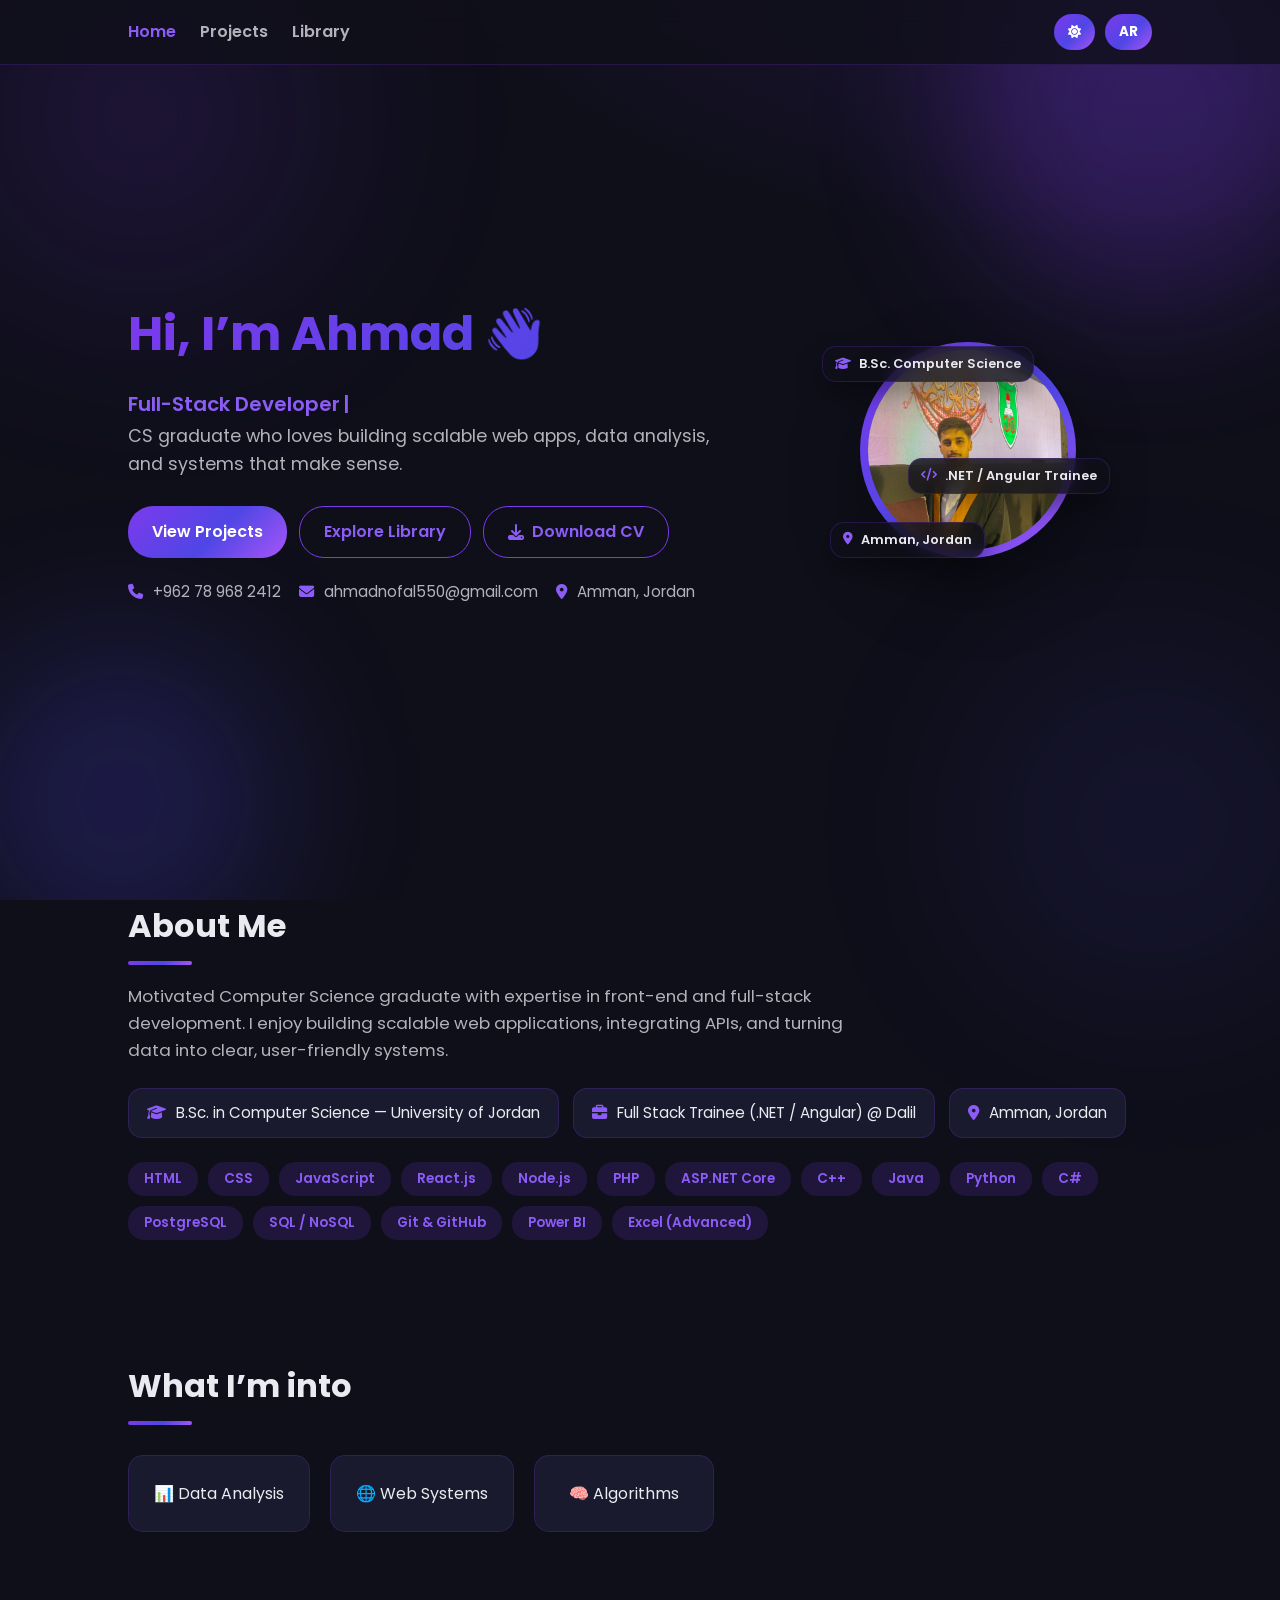
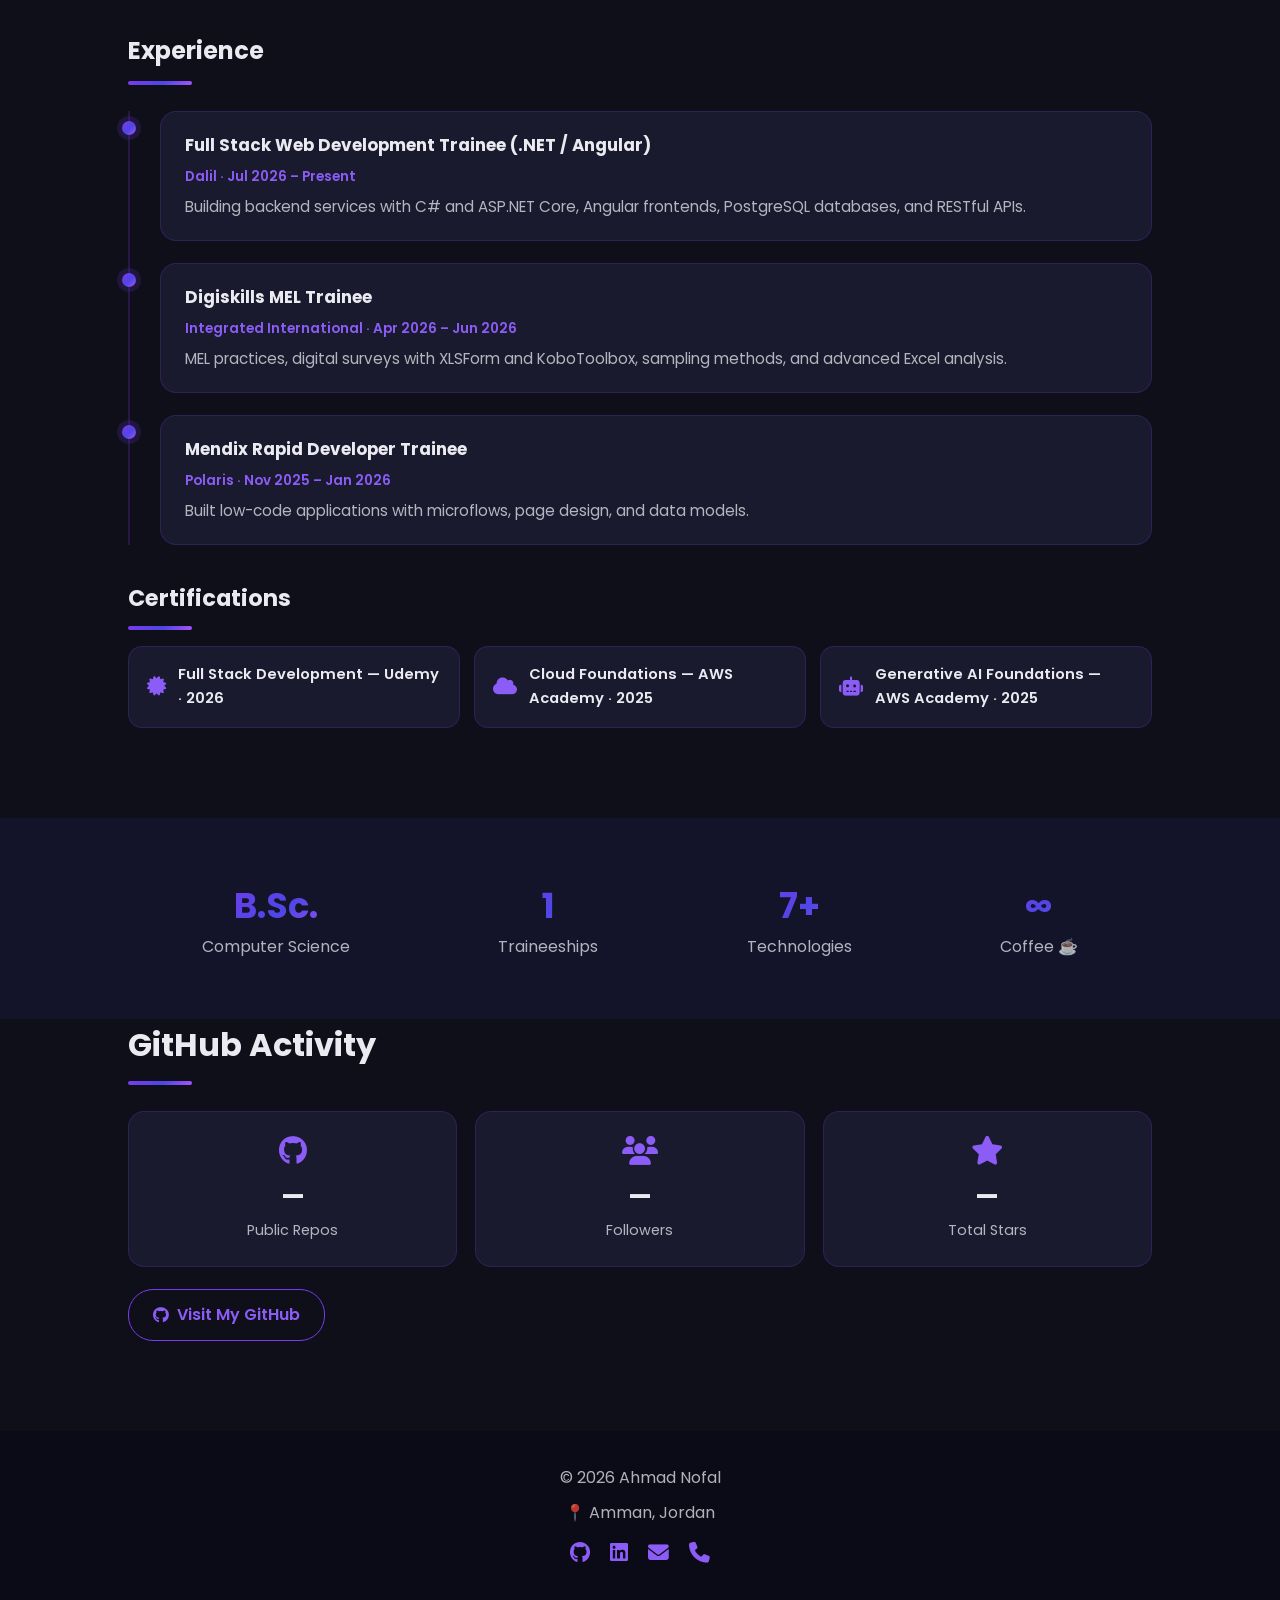
<file: index.html>
<!DOCTYPE html>
<html lang="en">

<head>
    <meta charset="UTF-8" />
    <meta name="viewport" content="width=device-width, initial-scale=1.0" />
    <title>Ahmad Nofal | Full-Stack Developer</title>

    <!-- SEO -->
    <meta name="description" content="Ahmad Nofal — Computer Science graduate and Full-Stack developer from Amman, Jordan. Building scalable web apps, Data Analysis, and data-driven systems." />
    <meta name="keywords" content="Ahmad Nofal, Full-Stack Developer, Web Developer, Jordan, PHP, .NET, Angular, Portfolio" />
    <meta name="author" content="Ahmad Nofal" />
    <meta name="theme-color" content="#0f0f1a" />

    <!-- Open Graph -->
    <meta property="og:type" content="website" />
    <meta property="og:title" content="Ahmad Nofal | Full-Stack Developer" />
    <meta property="og:description" content="CS graduate & Full-Stack developer from Amman, Jordan — building scalable web apps, Data Analysis, and data-driven systems." />
    <meta property="og:image" content="assets/img/ahmad.jpg" />
    <meta name="twitter:card" content="summary_large_image" />
    <link rel="icon" href="data:image/svg+xml,<svg xmlns=%22http://www.w3.org/2000/svg%22 viewBox=%220 0 100 100%22><text y=%22.9em%22 font-size=%2290%22>👨‍💻</text></svg>" />

    <!-- Fonts -->
    <link rel="preconnect" href="https://fonts.googleapis.com" />
    <link rel="preconnect" href="https://fonts.gstatic.com" crossorigin />
    <link href="https://fonts.googleapis.com/css2?family=Poppins:wght@400;600;700&family=Cairo:wght@400;600;700&display=swap" rel="stylesheet" />

    <!-- CSS -->
    <link rel="stylesheet" href="assets/css/style.css" />
    <link rel="stylesheet" href="assets/css/effects.css" />

    <!-- Icons -->
    <link rel="stylesheet" href="https://cdnjs.cloudflare.com/ajax/libs/font-awesome/6.5.0/css/all.min.css" />
</head>

<body class="dark">
    <script>
        /* Apply saved theme before first paint to avoid flashing */
        if (localStorage.getItem("pref-theme") === "light") document.body.classList.add("light");
    </script>

    <!-- TOP BAR -->
    <header class="top-bar">
        <nav class="nav">
            <a href="index.html" class="active" data-i18n="nav.home">Home</a>
            <a href="projects.html" data-i18n="nav.projects">Projects</a>
            <a href="library.html" data-i18n="nav.library">Library</a>
        </nav>
        <div class="toggles">
            <button id="themeToggle" aria-label="Toggle theme"><i class="fas fa-sun"></i></button>
            <button id="langToggle">AR</button>
        </div>
    </header>

    <!-- HERO SECTION -->
    <section class="hero">
        <div class="hero-inner">
            <div class="hero-text">
                <h1 data-i18n="hero.title">Hi, I’m Ahmad </h1>
                <div class="typing-line"><span class="typed-text" id="typedText" data-typed="roles"></span><span class="type-cursor">|</span></div>
                <p data-i18n="hero.subtitle">
                    CS graduate who loves building scalable web apps, data analysis, and systems that make sense.
                </p>

                <div class="hero-buttons">
                    <a href="projects.html" class="btn" data-i18n="hero.projectsBtn">View Projects</a>
                    <a href="library.html" class="btn secondary" data-i18n="hero.libraryBtn">Explore Library</a>
                    <a href="assets/Ahmad-Nofal-CV.pdf" download class="btn secondary"><i class="fas fa-download"></i> <span data-i18n="hero.download">Download CV</span></a>
                </div>

                <div class="hero-contact">
                    <a href="tel:+962789682412"><i class="fas fa-phone"></i> +962 78 968 2412</a>
                    <a href="mailto:ahmadnofal550@gmail.com"><i class="fas fa-envelope"></i> ahmadnofal550@gmail.com</a>
                    <span><i class="fas fa-map-marker-alt"></i> Amman, Jordan</span>
                </div>
            </div>

            <div class="hero-photo">
                <div class="photo-frame">
                    <img src="assets/img/ahmad.jpg" alt="Ahmad Nofal — Graduation" />
                </div>
                <div class="badge badge-1"><i class="fas fa-graduation-cap"></i> <span data-i18n="hero.badge1">B.Sc. Computer Science</span></div>
                <div class="badge badge-2"><i class="fas fa-code"></i> <span data-i18n="hero.badge2">.NET / Angular Trainee</span></div>
                <div class="badge badge-3"><i class="fas fa-map-marker-alt"></i> <span data-i18n="hero.badge3">Amman, Jordan</span></div>
            </div>
        </div>
    </section>

    <!-- ABOUT -->
    <section class="about">
        <h2 class="reveal" data-i18n="about.title">About Me</h2>
        <p class="about-text reveal" data-i18n="about.text">Motivated Computer Science graduate with expertise in front-end and full-stack development. I enjoy building scalable web applications, integrating APIs, and turning data into clear, user-friendly systems.</p>

        <div class="about-facts reveal">
            <div class="fact"><i class="fas fa-graduation-cap"></i> <span data-i18n="about.edu">B.Sc. in Computer Science — University of Jordan</span></div>
            <div class="fact"><i class="fas fa-briefcase"></i> <span data-i18n="about.work">Full Stack Trainee (.NET / Angular) @ Dalil</span></div>
            <div class="fact"><i class="fas fa-map-marker-alt"></i> <span>Amman, Jordan</span></div>
        </div>

        <div class="skills reveal">
            <span class="chip">HTML</span>
            <span class="chip">CSS</span>
            <span class="chip">JavaScript</span>
            <span class="chip">React.js</span>
            <span class="chip">Node.js</span>
            <span class="chip">PHP</span>
            <span class="chip">ASP.NET Core</span>
            <span class="chip">C++</span>
            <span class="chip">Java</span>
            <span class="chip">Python</span>
            <span class="chip">C#</span>
            <span class="chip">PostgreSQL</span>
            <span class="chip">SQL / NoSQL</span>
            <span class="chip">Git &amp; GitHub</span>
            <span class="chip">Power BI</span>
            <span class="chip">Excel (Advanced)</span>
        </div>
    </section>

    <!-- INTERESTS -->
    <section class="interests">
        <h2 data-i18n="interests.title">What I’m into</h2>

        <div class="cards">
            <div class="card reveal" data-i18n="interests.card1"> data analysis</div>
            <div class="card reveal" data-i18n="interests.card2"> Web Systems</div>
            <div class="card reveal" data-i18n="interests.card3"> Algorithms</div>
        </div>
    </section>

    <!-- EXPERIENCE -->
    <section class="experience">
        <h2 data-i18n="exp.title">Experience</h2>

        <div class="timeline">
            <div class="t-item reveal">
                <div class="t-dot"></div>
                <div class="t-card">
                    <h3 data-i18n="exp.e1.title">Full Stack Web Development Trainee (.NET / Angular)</h3>
                    <span class="t-org" data-i18n="exp.e1.org">Dalil · Jul 2026 – Present</span>
                    <p data-i18n="exp.e1.desc">Building backend services with C# and ASP.NET Core, Angular frontends, PostgreSQL databases, and RESTful APIs.</p>
                </div>
            </div>

            <div class="t-item reveal">
                <div class="t-dot"></div>
                <div class="t-card">
                    <h3 data-i18n="exp.e2.title">Digiskills MEL Trainee</h3>
                    <span class="t-org" data-i18n="exp.e2.org">Integrated International · Apr 2026 – Jun 2026</span>
                    <p data-i18n="exp.e2.desc">MEL practices, digital surveys with XLSForm and KoboToolbox, sampling methods, and advanced Excel analysis.</p>
                </div>
            </div>

            <div class="t-item reveal">
                <div class="t-dot"></div>
                <div class="t-card">
                    <h3 data-i18n="exp.e3.title">Mendix Rapid Developer Trainee</h3>
                    <span class="t-org" data-i18n="exp.e3.org">Polaris · Nov 2025 – Jan 2026</span>
                    <p data-i18n="exp.e3.desc">Built low-code applications with microflows, page design, and data models.</p>
                </div>
            </div>
        </div>

        <h2 class="certs-title" data-i18n="certs.title">Certifications</h2>
        <div class="certs">
            <div class="cert reveal"><i class="fas fa-certificate"></i> <span data-i18n="certs.c1">Full Stack Development — Udemy · 2026</span></div>
            <div class="cert reveal"><i class="fas fa-cloud"></i> <span data-i18n="certs.c2">Cloud Foundations — AWS Academy · 2025</span></div>
            <div class="cert reveal"><i class="fas fa-robot"></i> <span data-i18n="certs.c3">Generative AI Foundations — AWS Academy · 2025</span></div>
        </div>
    </section>

    <!-- STATS -->
    <section class="stats">
        <div class="stat reveal">
            <h3>B.Sc.</h3>
            <p data-i18n="stats.degree">Computer Science</p>
        </div>
        <div class="stat reveal">
            <h3 class="count" data-target="3">3</h3>
            <p data-i18n="stats.internships">Traineeships</p>
        </div>
        <div class="stat reveal">
            <h3 class="count" data-target="15" data-suffix="+">15+</h3>
            <p data-i18n="stats.tech">Technologies</p>
        </div>
        <div class="stat reveal">
            <h3>∞</h3>
            <p data-i18n="stats.coffee">Coffee ☕</p>
        </div>
    </section>

    <!-- GITHUB -->
    <section class="github">
        <h2 data-i18n="gh.title">GitHub Activity</h2>
        <div class="gh-cards">
            <div class="gh-card reveal"><i class="fab fa-github"></i><h3 id="ghRepos">—</h3><p data-i18n="gh.repos">Public Repos</p></div>
            <div class="gh-card reveal"><i class="fas fa-users"></i><h3 id="ghFollowers">—</h3><p data-i18n="gh.followers">Followers</p></div>
            <div class="gh-card reveal"><i class="fas fa-star"></i><h3 id="ghStars">—</h3><p data-i18n="gh.stars">Total Stars</p></div>
        </div>
        <a href="https://github.com/ahm2213480" target="_blank" rel="noopener" class="btn secondary gh-link"><i class="fab fa-github"></i> <span data-i18n="gh.visit">Visit My GitHub</span></a>
    </section>

    <!-- FOOTER -->
    <footer>
        <p data-i18n="footer.rights">© 2026 Ahmad Nofal</p>
        <p data-i18n="footer.location">📍 Amman, Jordan</p>
        <div class="social">
            <a href="https://github.com/ahm2213480" target="_blank" rel="noopener" aria-label="GitHub"><i class="fab fa-github"></i></a>
            <a href="https://www.linkedin.com/in/ahmad-nofal-21885a234/" target="_blank" rel="noopener" aria-label="LinkedIn"><i class="fab fa-linkedin"></i></a>
            <a href="mailto:ahmadnofal550@gmail.com" aria-label="Email"><i class="fas fa-envelope"></i></a>
            <a href="tel:+962789682412" aria-label="Phone"><i class="fas fa-phone"></i></a>
        </div>
    </footer>

    <!-- JS -->
    <script src="assets/js/main.js"></script>
</body>

</html>
</file>
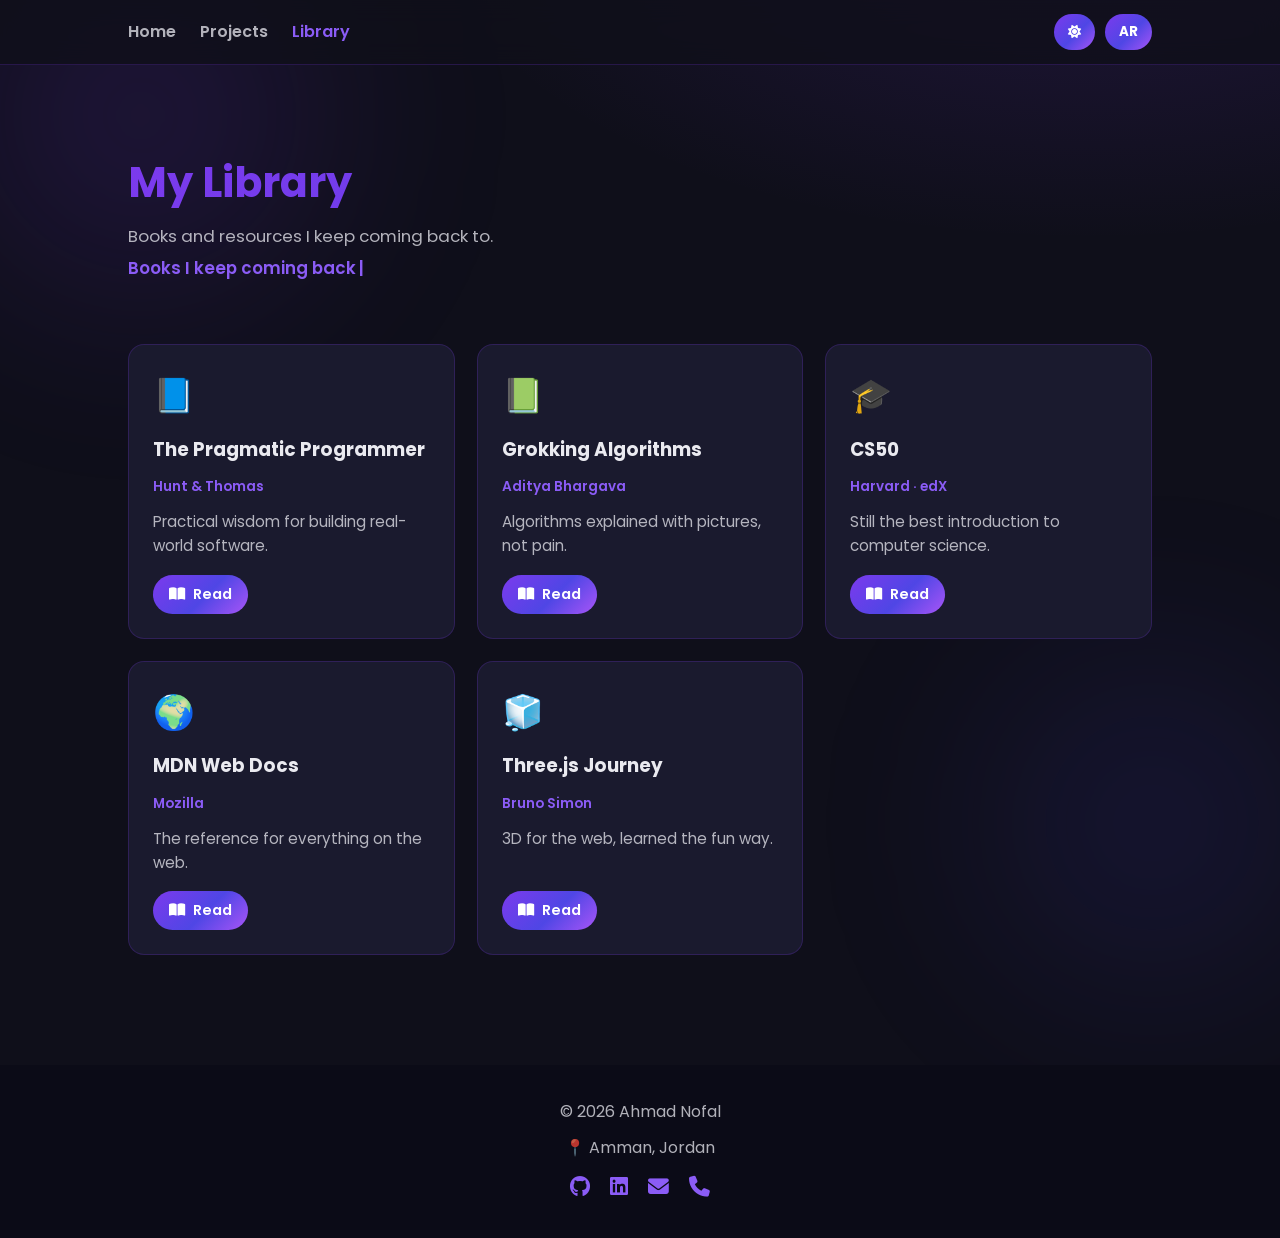
<file: library.html>
<!DOCTYPE html>
<html lang="en">

<head>
    <meta charset="UTF-8" />
    <meta name="viewport" content="width=device-width, initial-scale=1.0" />
    <title>Ahmad Nofal | Library</title>

    <!-- SEO -->
    <meta name="description" content="Ahmad Nofal's library — books and resources he keeps coming back to: Clean Code, The Pragmatic Programmer, CS50, MDN and more." />
    <meta name="author" content="Ahmad Nofal" />
    <meta name="theme-color" content="#0f0f1a" />

    <!-- Open Graph -->
    <meta property="og:type" content="website" />
    <meta property="og:title" content="Ahmad Nofal | Library" />
    <meta property="og:description" content="Books and resources Ahmad Nofal keeps coming back to — Clean Code, CS50, MDN and more." />
    <meta property="og:image" content="assets/img/ahmad.jpg" />
    <meta name="twitter:card" content="summary_large_image" />
    <link rel="icon" href="data:image/svg+xml,<svg xmlns=%22http://www.w3.org/2000/svg%22 viewBox=%220 0 100 100%22><text y=%22.9em%22 font-size=%2290%22>👨‍💻</text></svg>" />

    <!-- Fonts -->
    <link rel="preconnect" href="https://fonts.googleapis.com" />
    <link rel="preconnect" href="https://fonts.gstatic.com" crossorigin />
    <link href="https://fonts.googleapis.com/css2?family=Poppins:wght@400;600;700&family=Cairo:wght@400;600;700&display=swap" rel="stylesheet" />

    <!-- CSS -->
    <link rel="stylesheet" href="assets/css/style.css" />
    <link rel="stylesheet" href="assets/css/effects.css" />

    <!-- Icons -->
    <link rel="stylesheet" href="https://cdnjs.cloudflare.com/ajax/libs/font-awesome/6.5.0/css/all.min.css" />
</head>

<body class="dark">
    <script>
        /* Apply saved theme before first paint to avoid flashing */
        if (localStorage.getItem("pref-theme") === "light") document.body.classList.add("light");
    </script>

    <!-- TOP BAR -->
    <header class="top-bar">
        <nav class="nav">
            <a href="index.html" data-i18n="nav.home">Home</a>
            <a href="projects.html" data-i18n="nav.projects">Projects</a>
            <a href="library.html" class="active" data-i18n="nav.library">Library</a>
        </nav>
        <div class="toggles">
            <button id="themeToggle" aria-label="Toggle theme"><i class="fas fa-sun"></i></button>
            <button id="langToggle">AR</button>
        </div>
    </header>

    <!-- PAGE HEADER -->
    <section class="page-header">
        <h1 data-i18n="library.title">My Library</h1>
        <p data-i18n="library.subtitle">Books and resources I keep coming back to.</p>
        <div class="typing-line header-typing"><span class="typed-text" data-typed="library"></span><span class="type-cursor">|</span></div>
    </section>

    <!-- LIBRARY GRID -->
    <section class="grid-section">
        <div class="cards-grid">

            

            <article class="book-card reveal">
                <div class="card-icon">📘</div>
                <h3 data-i18n="lib2.title">The Pragmatic Programmer</h3>
                <span class="book-meta">Hunt &amp; Thomas</span>
                <p data-i18n="lib2.note">Practical wisdom for building real-world software.</p>
                <div class="card-links">
                    <a href="https://pragprog.com/titles/tpp20/the-pragmatic-programmer-20th-anniversary-edition/" target="_blank" rel="noopener" class="btn small"><i class="fas fa-book-open"></i> <span data-i18n="card.read">Read</span></a>
                </div>
            </article>

            <article class="book-card reveal">
                <div class="card-icon">📗</div>
                <h3 data-i18n="lib3.title">Grokking Algorithms</h3>
                <span class="book-meta">Aditya Bhargava</span>
                <p data-i18n="lib3.note">Algorithms explained with pictures, not pain.</p>
                <div class="card-links">
                    <a href="https://www.manning.com/books/grokking-algorithms" target="_blank" rel="noopener" class="btn small"><i class="fas fa-book-open"></i> <span data-i18n="card.read">Read</span></a>
                </div>
            </article>

            <article class="book-card reveal">
                <div class="card-icon">🎓</div>
                <h3 data-i18n="lib4.title">CS50</h3>
                <span class="book-meta">Harvard · edX</span>
                <p data-i18n="lib4.note">Still the best introduction to computer science.</p>
                <div class="card-links">
                    <a href="https://cs50.harvard.edu/x/" target="_blank" rel="noopener" class="btn small"><i class="fas fa-book-open"></i> <span data-i18n="card.read">Read</span></a>
                </div>
            </article>

            <article class="book-card reveal">
                <div class="card-icon">🌍</div>
                <h3 data-i18n="lib5.title">MDN Web Docs</h3>
                <span class="book-meta">Mozilla</span>
                <p data-i18n="lib5.note">The reference for everything on the web.</p>
                <div class="card-links">
                    <a href="https://developer.mozilla.org/en-US/" target="_blank" rel="noopener" class="btn small"><i class="fas fa-book-open"></i> <span data-i18n="card.read">Read</span></a>
                </div>
            </article>

            <article class="book-card reveal">
                <div class="card-icon">🧊</div>
                <h3 data-i18n="lib6.title">Three.js Journey</h3>
                <span class="book-meta">Bruno Simon</span>
                <p data-i18n="lib6.note">3D for the web, learned the fun way.</p>
                <div class="card-links">
                    <a href="https://threejsjourney.com/" target="_blank" rel="noopener" class="btn small"><i class="fas fa-book-open"></i> <span data-i18n="card.read">Read</span></a>
                </div>
            </article>

        </div>
    </section>

    <!-- FOOTER -->
    <footer>
        <p data-i18n="footer.rights">© 2026 Ahmad Nofal</p>
        <p data-i18n="footer.location">📍 Amman, Jordan</p>
        <div class="social">
            <a href="https://github.com/ahm2213480" target="_blank" rel="noopener" aria-label="GitHub"><i class="fab fa-github"></i></a>
            <a href="https://www.linkedin.com/in/ahmad-nofal-21885a234/" target="_blank" rel="noopener" aria-label="LinkedIn"><i class="fab fa-linkedin"></i></a>
            <a href="mailto:ahmadnofal550@gmail.com" aria-label="Email"><i class="fas fa-envelope"></i></a>
            <a href="tel:+962789682412" aria-label="Phone"><i class="fas fa-phone"></i></a>
        </div>
    </footer>

    <!-- JS -->
    <script src="assets/js/main.js"></script>
</body>

</html>
</file>
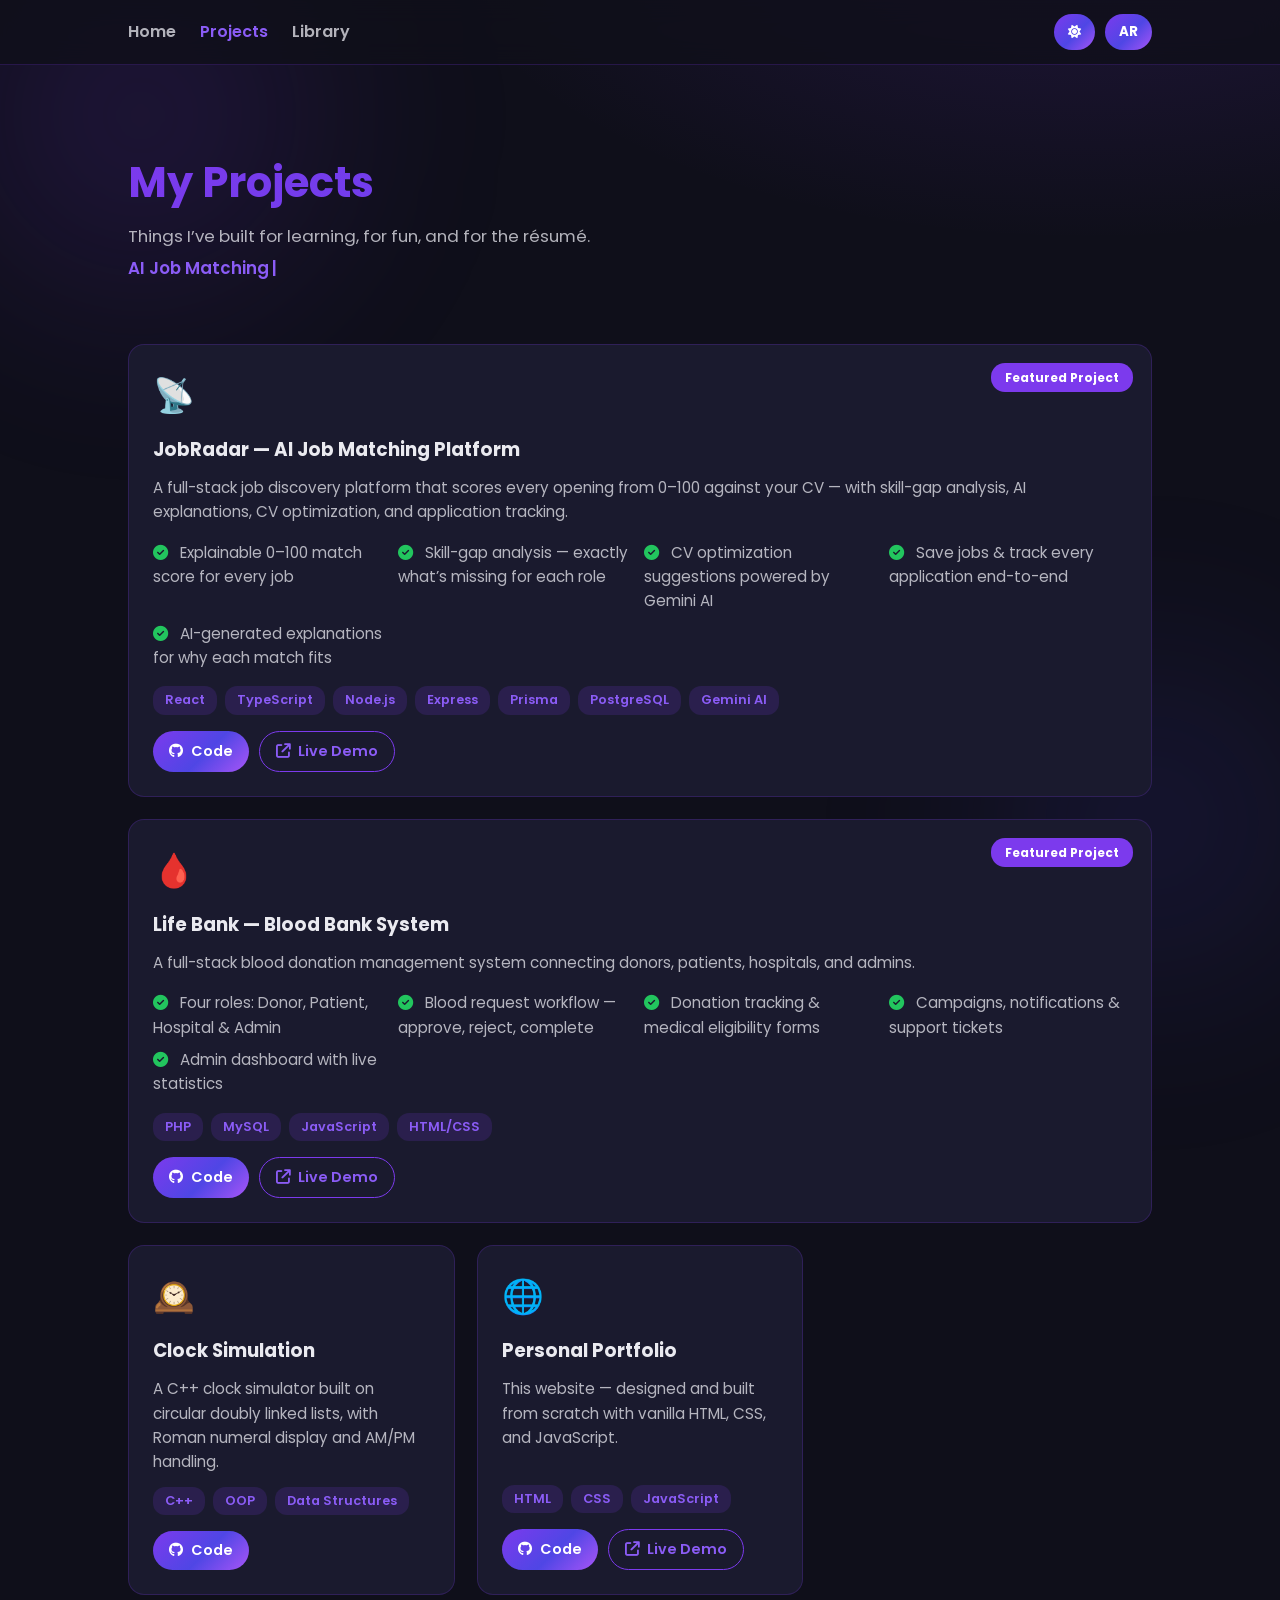
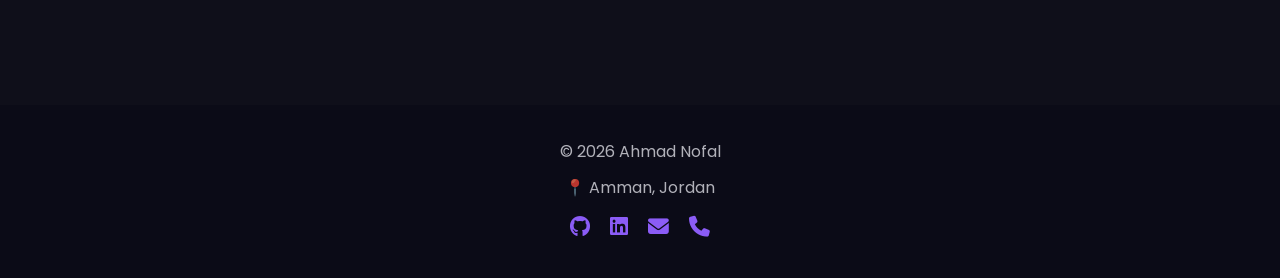
<file: projects.html>
<!DOCTYPE html>
<html lang="en">

<head>
    <meta charset="UTF-8" />
    <meta name="viewport" content="width=device-width, initial-scale=1.0" />
    <title>Ahmad Nofal | Projects</title>

    <!-- SEO -->
    <meta name="description" content="Projects by Ahmad Nofal — JobRadar AI job-matching platform, Life Bank blood-bank management system, C++ clock simulation, and a hand-built personal portfolio." />
    <meta name="author" content="Ahmad Nofal" />
    <meta name="theme-color" content="#0f0f1a" />

    <!-- Open Graph -->
    <meta property="og:type" content="website" />
    <meta property="og:title" content="Ahmad Nofal | Projects" />
    <meta property="og:description" content="JobRadar AI job-matching platform, Life Bank blood-bank system, C++ clock simulation, and more — by Ahmad Nofal." />
    <meta property="og:image" content="assets/img/ahmad.jpg" />
    <meta name="twitter:card" content="summary_large_image" />
    <link rel="icon" href="data:image/svg+xml,<svg xmlns=%22http://www.w3.org/2000/svg%22 viewBox=%220 0 100 100%22><text y=%22.9em%22 font-size=%2290%22>👨‍💻</text></svg>" />

    <!-- Fonts -->
    <link rel="preconnect" href="https://fonts.googleapis.com" />
    <link rel="preconnect" href="https://fonts.gstatic.com" crossorigin />
    <link href="https://fonts.googleapis.com/css2?family=Poppins:wght@400;600;700&family=Cairo:wght@400;600;700&display=swap" rel="stylesheet" />

    <!-- CSS -->
    <link rel="stylesheet" href="assets/css/style.css" />
    <link rel="stylesheet" href="assets/css/effects.css" />

    <!-- Icons -->
    <link rel="stylesheet" href="https://cdnjs.cloudflare.com/ajax/libs/font-awesome/6.5.0/css/all.min.css" />
</head>

<body class="dark">
    <script>
        /* Apply saved theme before first paint to avoid flashing */
        if (localStorage.getItem("pref-theme") === "light") document.body.classList.add("light");
    </script>

    <!-- TOP BAR -->
    <header class="top-bar">
        <nav class="nav">
            <a href="index.html" data-i18n="nav.home">Home</a>
            <a href="projects.html" class="active" data-i18n="nav.projects">Projects</a>
            <a href="library.html" data-i18n="nav.library">Library</a>
        </nav>
        <div class="toggles">
            <button id="themeToggle" aria-label="Toggle theme"><i class="fas fa-sun"></i></button>
            <button id="langToggle">AR</button>
        </div>
    </header>

    <!-- PAGE HEADER -->
    <section class="page-header">
        <h1 data-i18n="projects.title">My Projects</h1>
        <p data-i18n="projects.subtitle">Things I’ve built for learning, for fun, and for the résumé.</p>
        <div class="typing-line header-typing"><span class="typed-text" data-typed="projects"></span><span class="type-cursor">|</span></div>
    </section>

    <!-- PROJECTS GRID -->
    <section class="grid-section">
        <div class="cards-grid">

            <article class="project-card featured reveal">
                <span class="badge-featured" data-i18n="p1.badge">Featured Project</span>
                <div class="card-icon">📡</div>
                <h3 data-i18n="p4.title">JobRadar — AI Job Matching Platform</h3>
                <p data-i18n="p4.desc">A full-stack job discovery platform that scores every opening from 0–100 against your CV — with skill-gap analysis, AI explanations, CV optimization, and application tracking.</p>
                <ul class="feature-list">
                    <li><i class="fas fa-circle-check"></i> <span data-i18n="p4.f1">Explainable 0–100 match score for every job</span></li>
                    <li><i class="fas fa-circle-check"></i> <span data-i18n="p4.f2">Skill-gap analysis — exactly what’s missing for each role</span></li>
                    <li><i class="fas fa-circle-check"></i> <span data-i18n="p4.f3">CV optimization suggestions powered by Gemini AI</span></li>
                    <li><i class="fas fa-circle-check"></i> <span data-i18n="p4.f4">Save jobs &amp; track every application end-to-end</span></li>
                    <li><i class="fas fa-circle-check"></i> <span data-i18n="p4.f5">AI-generated explanations for why each match fits</span></li>
                </ul>
                <div class="tags"><span>React</span><span>TypeScript</span><span>Node.js</span><span>Express</span><span>Prisma</span><span>PostgreSQL</span><span>Gemini AI</span></div>
                <div class="card-links">
                    <a href="https://github.com/ahm2213480/JobRadar" target="_blank" rel="noopener" class="btn small"><i class="fab fa-github"></i> <span data-i18n="card.code">Code</span></a>
                    <a href="https://jobradar-l7oj.onrender.com" target="_blank" rel="noopener" class="btn small secondary"><i class="fas fa-arrow-up-right-from-square"></i> <span data-i18n="card.live">Live Demo</span></a>
                </div>
            </article>

            <article class="project-card featured reveal">
                <span class="badge-featured" data-i18n="p1.badge">Featured Project</span>
                <div class="card-icon">🩸</div>
                <h3 data-i18n="p1.title">Life Bank — Blood Bank System</h3>
                <p data-i18n="p1.desc">A full-stack blood donation management system connecting donors, patients, hospitals, and admins.</p>
                <ul class="feature-list">
                    <li><i class="fas fa-circle-check"></i> <span data-i18n="p1.f1">Four roles: Donor, Patient, Hospital &amp; Admin</span></li>
                    <li><i class="fas fa-circle-check"></i> <span data-i18n="p1.f2">Blood request workflow — approve, reject, complete</span></li>
                    <li><i class="fas fa-circle-check"></i> <span data-i18n="p1.f3">Donation tracking &amp; medical eligibility forms</span></li>
                    <li><i class="fas fa-circle-check"></i> <span data-i18n="p1.f4">Campaigns, notifications &amp; support tickets</span></li>
                    <li><i class="fas fa-circle-check"></i> <span data-i18n="p1.f5">Admin dashboard with live statistics</span></li>
                </ul>
                <div class="tags"><span>PHP</span><span>MySQL</span><span>JavaScript</span><span>HTML/CSS</span></div>
                <div class="card-links">
                    <!-- TODO: replace with the Life Bank repo URL if you have one -->
                    <a href="https://github.com/ahm2213480" target="_blank" rel="noopener" class="btn small"><i class="fab fa-github"></i> <span data-i18n="card.code">Code</span></a>
                    <a href="https://lifebank.kesug.com/home/index.php?i=1" target="_blank" rel="noopener" class="btn small secondary"><i class="fas fa-arrow-up-right-from-square"></i> <span data-i18n="card.live">Live Demo</span></a>
                </div>
            </article>

            <article class="project-card reveal">
                <div class="card-icon">🕰️</div>
                <h3 data-i18n="p2.title">Clock Simulation</h3>
                <p data-i18n="p2.desc">A C++ clock simulator built on circular doubly linked lists, with Roman numeral display and AM/PM handling.</p>
                <div class="tags"><span>C++</span><span>OOP</span><span>Data Structures</span></div>
                <div class="card-links">
                    <a href="https://github.com/ahm2213480" target="_blank" rel="noopener" class="btn small"><i class="fab fa-github"></i> <span data-i18n="card.code">Code</span></a>
                </div>
            </article>

            <article class="project-card reveal">
                <div class="card-icon">🌐</div>
                <h3 data-i18n="p3.title">Personal Portfolio</h3>
                <p data-i18n="p3.desc">This website — designed and built from scratch with vanilla HTML, CSS, and JavaScript.</p>
                <div class="tags"><span>HTML</span><span>CSS</span><span>JavaScript</span></div>
                <div class="card-links">
                    <a href="https://github.com/ahm2213480" target="_blank" rel="noopener" class="btn small"><i class="fab fa-github"></i> <span data-i18n="card.code">Code</span></a>
                    <a href="index.html" class="btn small secondary"><i class="fas fa-arrow-up-right-from-square"></i> <span data-i18n="card.live">Live Demo</span></a>
                </div>
            </article>



        </div>
    </section>

    <!-- FOOTER -->
    <footer>
        <p data-i18n="footer.rights">© 2026 Ahmad Nofal</p>
        <p data-i18n="footer.location">📍 Amman, Jordan</p>
        <div class="social">
            <a href="https://github.com/ahm2213480" target="_blank" rel="noopener" aria-label="GitHub"><i class="fab fa-github"></i></a>
            <a href="https://www.linkedin.com/in/ahmad-nofal-21885a234/" target="_blank" rel="noopener" aria-label="LinkedIn"><i class="fab fa-linkedin"></i></a>
            <a href="mailto:ahmadnofal550@gmail.com" aria-label="Email"><i class="fas fa-envelope"></i></a>
            <a href="tel:+962789682412" aria-label="Phone"><i class="fas fa-phone"></i></a>
        </div>
    </footer>

    <!-- JS -->
    <script src="assets/js/main.js"></script>
</body>

</html>
</file>
<file: assets/css/style.css>
/* ===== RESET ===== */
* {
    margin: 0;
    padding: 0;
    box-sizing: border-box;
    font-family: 'Poppins', 'Cairo', 'Segoe UI', Tahoma, sans-serif;
}

html {
    scroll-behavior: smooth;
}

/* ===== THEMES (CSS VARIABLES) ===== */
body {
    --bg: #0f0f1a;
    --bg-alt: #13132a;
    --card: #1a1a2e;
    --card-hover: #232347;
    --text: #eaeaf0;
    --muted: rgba(234, 234, 240, 0.75);
    --accent: #7c3aed;
    --accent-strong: #8b5cf6;
    --accent-soft: rgba(124, 58, 237, 0.16);
    --border: rgba(124, 58, 237, 0.22);
    --topbar-bg: rgba(15, 15, 26, 0.8);
    --shadow: rgba(0, 0, 0, 0.35);
    --footer-bg: #0b0b17;

    background-color: var(--bg);
    background-image: radial-gradient(1100px 550px at 85% -10%, rgba(124, 58, 237, 0.16), transparent 60%);
    background-attachment: fixed;
    color: var(--text);
    line-height: 1.6;
    transition: background-color 0.35s ease, color 0.35s ease;
}

body.light {
    --bg: #f6f7fb;
    --bg-alt: #eef0f8;
    --card: #ffffff;
    --card-hover: #f4f0ff;
    --text: #1c1c2b;
    --muted: rgba(28, 28, 43, 0.72);
    --accent: #6d28d9;
    --accent-strong: #7c3aed;
    --accent-soft: rgba(124, 58, 237, 0.12);
    --border: rgba(109, 40, 217, 0.2);
    --topbar-bg: rgba(246, 247, 251, 0.85);
    --shadow: rgba(28, 28, 43, 0.12);
    --footer-bg: #e9eaf3;

    background-image: radial-gradient(1100px 550px at 85% -10%, rgba(124, 58, 237, 0.1), transparent 60%);
}

/* ===== TOP BAR ===== */
.top-bar {
    position: fixed;
    top: 0;
    inset-inline: 0;
    z-index: 100;
    display: flex;
    justify-content: space-between;
    align-items: center;
    padding: 14px 10%;
    background: var(--topbar-bg);
    backdrop-filter: blur(12px);
    -webkit-backdrop-filter: blur(12px);
    border-bottom: 1px solid var(--border);
    transition: background 0.35s ease;
}

.nav {
    display: flex;
    gap: 24px;
}

.nav a {
    color: var(--muted);
    text-decoration: none;
    font-weight: 600;
    transition: color 0.2s;
}

.nav a:hover,
.nav a.active {
    color: var(--accent-strong);
}

.toggles {
    display: flex;
    gap: 10px;
}

.top-bar button {
    background: var(--accent);
    border: none;
    color: #fff;
    padding: 8px 14px;
    border-radius: 20px;
    cursor: pointer;
    font-weight: bold;
    transition: transform 0.2s, background 0.2s;
}

.top-bar button:hover {
    transform: translateY(-2px);
    background: var(--accent-strong);
}

/* ===== HERO ===== */
.hero {
    min-height: 100vh;
    display: flex;
    flex-direction: column;
    justify-content: center;
    padding: 0 10%;
}

.hero h1 {
    font-size: 3rem;
    margin-bottom: 15px;
}

.hero p {
    max-width: 600px;
    font-size: 1.1rem;
    color: var(--muted);
}

.hero-buttons {
    margin-top: 28px;
    display: flex;
    gap: 12px;
    flex-wrap: wrap;
}

/* ===== BUTTONS ===== */
.btn {
    display: inline-flex;
    align-items: center;
    gap: 8px;
    padding: 12px 24px;
    border-radius: 25px;
    text-decoration: none;
    background: var(--accent);
    color: #fff;
    font-weight: 600;
    transition: transform 0.3s, background 0.3s, box-shadow 0.3s;
}

.btn:hover {
    transform: translateY(-3px);
    background: var(--accent-strong);
    box-shadow: 0 10px 24px var(--shadow);
}

.btn.secondary {
    background: transparent;
    border: 1px solid var(--accent);
    color: var(--accent-strong);
}

.btn.secondary:hover {
    background: var(--accent-soft);
}

.btn.small {
    padding: 8px 16px;
    font-size: 0.9rem;
}

/* ===== PAGE HEADER (subpages) ===== */
.page-header {
    padding: 150px 10% 20px;
}

.page-header h1 {
    font-size: 2.6rem;
    margin-bottom: 6px;
}

.page-header p {
    color: var(--muted);
    font-size: 1.05rem;
}

/* ===== SECTION TITLES ===== */
.interests {
    padding: 80px 10%;
}

.interests h2 {
    margin-bottom: 30px;
    font-size: 2rem;
}

/* ===== INTEREST CARDS ===== */
.cards {
    display: flex;
    gap: 20px;
    flex-wrap: wrap;
}

.card {
    background: var(--card);
    border: 1px solid var(--border);
    padding: 25px;
    border-radius: 15px;
    min-width: 180px;
    text-align: center;
    transition: transform 0.3s, background 0.3s, border-color 0.3s;
}

.card:hover {
    transform: translateY(-5px);
    background: var(--card-hover);
    border-color: var(--accent);
}

/* ===== PROJECTS / LIBRARY GRID ===== */
.grid-section {
    padding: 40px 10% 110px;
}

.cards-grid {
    display: grid;
    grid-template-columns: repeat(auto-fill, minmax(280px, 1fr));
    gap: 22px;
}

.project-card,
.book-card {
    background: var(--card);
    border: 1px solid var(--border);
    border-radius: 16px;
    padding: 24px;
    display: flex;
    flex-direction: column;
    gap: 12px;
    transition: transform 0.3s, background 0.3s, box-shadow 0.3s, border-color 0.3s;
}

.project-card:hover,
.book-card:hover {
    transform: translateY(-6px);
    background: var(--card-hover);
    border-color: var(--accent);
    box-shadow: 0 16px 32px var(--shadow);
}

.card-icon {
    font-size: 2.1rem;
}

.project-card h3,
.book-card h3 {
    font-size: 1.15rem;
}

.project-card>p,
.book-card>p {
    color: var(--muted);
    font-size: 0.95rem;
    flex-grow: 1;
}

.book-meta {
    color: var(--accent-strong);
    font-size: 0.85rem;
    font-weight: 600;
}

.tags {
    display: flex;
    gap: 8px;
    flex-wrap: wrap;
}

.tags span {
    background: var(--accent-soft);
    color: var(--accent-strong);
    padding: 4px 12px;
    border-radius: 12px;
    font-size: 0.8rem;
    font-weight: 600;
}

.card-links {
    display: flex;
    gap: 10px;
    margin-top: 4px;
}

/* ===== STATS ===== */
.stats {
    display: flex;
    justify-content: space-around;
    padding: 60px 10%;
    background: var(--bg-alt);
    transition: background 0.35s ease;
}

.stat {
    text-align: center;
}

.stat h3 {
    font-size: 2.2rem;
    color: var(--accent-strong);
}

.stat p {
    color: var(--muted);
}

/* ===== FOOTER ===== */
footer {
    text-align: center;
    padding: 34px 10%;
    background: var(--footer-bg);
    transition: background 0.35s ease;
}

footer p {
    color: var(--muted);
    margin-bottom: 10px;
}

footer .social a {
    color: var(--accent-strong);
    margin: 0 8px;
    font-size: 1.3rem;
    display: inline-block;
    transition: transform 0.2s, opacity 0.2s;
}

footer .social a:hover {
    transform: translateY(-3px);
    opacity: 0.85;
}

/* ===== REVEAL ON SCROLL ===== */
.reveal {
    opacity: 0;
    transform: translateY(26px);
    transition: opacity 0.6s ease, transform 0.6s ease;
}

.reveal.visible {
    opacity: 1;
    transform: none;
}

@media (prefers-reduced-motion: reduce) {
    .reveal {
        opacity: 1;
        transform: none;
        transition: none;
    }

    * {
        transition: none !important;
    }
}

/* ===== RESPONSIVE ===== */
@media (max-width: 768px) {
    .top-bar {
        padding: 10px 5%;
    }

    .nav {
        gap: 14px;
    }

    .nav a {
        font-size: 0.9rem;
    }

    .hero,
    .interests,
    .grid-section {
        padding-inline: 6%;
    }

    .page-header {
        padding: 120px 6% 16px;
    }

    .hero h1 {
        font-size: 2.2rem;
    }

    .page-header h1 {
        font-size: 2rem;
    }

    .stats {
        flex-direction: column;
        gap: 30px;
    }
}

/* ===== FEATURED PROJECT ===== */
.project-card.featured {
    grid-column: 1 / -1;
    position: relative;
}

.badge-featured {
    position: absolute;
    top: 18px;
    inset-inline-end: 18px;
    background: var(--accent);
    color: #fff;
    padding: 5px 14px;
    border-radius: 14px;
    font-size: 0.75rem;
    font-weight: 700;
}

.feature-list {
    list-style: none;
    display: grid;
    grid-template-columns: repeat(auto-fit, minmax(230px, 1fr));
    gap: 8px;
    margin: 4px 0;
}

.feature-list li {
    color: var(--muted);
    font-size: 0.95rem;
}

.feature-list i {
    color: #22c55e;
    margin-inline-end: 8px;
}

/* ===== ABOUT (index) ===== */
.about {
    padding: 0 10% 40px;
}

.about h2 {
    font-size: 2rem;
    margin-bottom: 18px;
}

.about-text {
    max-width: 760px;
    color: var(--muted);
    font-size: 1.05rem;
}

.about-facts {
    display: flex;
    flex-wrap: wrap;
    gap: 14px;
    margin: 24px 0;
}

.fact {
    display: inline-flex;
    align-items: center;
    gap: 10px;
    background: var(--card);
    border: 1px solid var(--border);
    border-radius: 14px;
    padding: 12px 18px;
    font-size: 0.95rem;
}

.fact i {
    color: var(--accent-strong);
}

.skills {
    display: flex;
    flex-wrap: wrap;
    gap: 10px;
}

.skills .chip {
    background: var(--accent-soft);
    color: var(--accent-strong);
    padding: 6px 16px;
    border-radius: 16px;
    font-size: 0.85rem;
    font-weight: 600;
}

/* ===== HERO CONTACT ===== */
.hero-contact {
    margin-top: 22px;
    display: flex;
    flex-wrap: wrap;
    gap: 18px;
}

.hero-contact a,
.hero-contact span {
    color: var(--muted);
    text-decoration: none;
    font-size: 0.95rem;
    transition: color 0.2s;
}

.hero-contact a:hover {
    color: var(--accent-strong);
}

.hero-contact i {
    color: var(--accent-strong);
    margin-inline-end: 6px;
}

/* ===== GRADIENT ACCENTS ===== */
body {
    --grad: linear-gradient(135deg, #7c3aed 0%, #4f46e5 55%, #a855f7 100%);
}

body.light {
    --grad: linear-gradient(135deg, #6d28d9 0%, #4f46e5 55%, #9333ea 100%);
}

/* ===== HERO LAYOUT (text + photo) ===== */
.hero-inner {
    display: grid;
    grid-template-columns: 1.15fr 0.85fr;
    align-items: center;
    gap: 48px;
    width: 100%;
}

.hero-text {
    min-width: 0;
}

.hero h1 {
    background: var(--grad);
    -webkit-background-clip: text;
    background-clip: text;
    -webkit-text-fill-color: transparent;
    color: transparent;
    width: fit-content;
}

/* ===== PHOTO FRAME ===== */
.hero-photo {
    position: relative;
    justify-self: center;
}

.photo-frame {
    padding: 10px;
    border-radius: 34px;
    background: var(--grad);
    box-shadow: 0 30px 70px var(--shadow);
}

.photo-frame img {
    display: block;
    width: min(320px, 74vw);
    aspect-ratio: 4 / 5;
    object-fit: cover;
    object-position: center top;
    border-radius: 26px;
}

/* ===== FLOATING BADGES ===== */
.badge {
    position: absolute;
    display: inline-flex;
    align-items: center;
    gap: 8px;
    background: var(--topbar-bg);
    backdrop-filter: blur(8px);
    -webkit-backdrop-filter: blur(8px);
    border: 1px solid var(--border);
    border-radius: 14px;
    padding: 8px 14px;
    font-size: 0.85rem;
    font-weight: 600;
    white-space: nowrap;
    box-shadow: 0 12px 26px var(--shadow);
    animation: float 5.5s ease-in-out infinite;
}

.badge i {
    color: var(--accent-strong);
}

.badge-1 {
    top: 22px;
    inset-inline-start: -30px;
}

.badge-2 {
    bottom: 96px;
    inset-inline-end: -24px;
    animation-delay: 1.4s;
}

.badge-3 {
    bottom: 16px;
    inset-inline-start: -12px;
    animation-delay: 2.6s;
}

@keyframes float {
    0%, 100% { transform: translateY(0); }
    50% { transform: translateY(-10px); }
}

@media (prefers-reduced-motion: reduce) {
    .badge { animation: none; }
}

/* ===== GRADIENT BUTTONS & STATS ===== */
.btn {
    background: var(--grad);
}

.btn:hover {
    background: var(--grad);
    filter: brightness(1.12);
}

.top-bar button {
    background: var(--grad);
}

.top-bar button:hover {
    background: var(--grad);
    filter: brightness(1.12);
}

.stat h3 {
    background: var(--grad);
    -webkit-background-clip: text;
    background-clip: text;
    -webkit-text-fill-color: transparent;
}

.project-card:hover,
.book-card:hover {
    box-shadow: 0 18px 44px rgba(124, 58, 237, 0.28);
}

/* ===== SECTION TITLE ACCENT ===== */
.about h2,
.interests h2,
.experience h2 {
    position: relative;
    padding-bottom: 14px;
}

.about h2::after,
.interests h2::after,
.experience h2::after {
    content: "";
    position: absolute;
    bottom: 0;
    inset-inline-start: 0;
    width: 64px;
    height: 4px;
    border-radius: 2px;
    background: var(--grad);
}

/* ===== EXPERIENCE TIMELINE ===== */
.experience {
    padding: 20px 10% 90px;
}

.timeline {
    position: relative;
    margin-top: 26px;
    display: flex;
    flex-direction: column;
    gap: 22px;
    border-inline-start: 2px solid var(--border);
}

.t-item {
    position: relative;
    padding-inline-start: 30px;
}

.t-dot {
    position: absolute;
    inset-inline-start: -8px;
    top: 10px;
    width: 14px;
    height: 14px;
    border-radius: 50%;
    background: var(--grad);
    box-shadow: 0 0 0 5px var(--accent-soft);
}

.t-card {
    background: var(--card);
    border: 1px solid var(--border);
    border-radius: 16px;
    padding: 20px 24px;
    transition: transform 0.3s, border-color 0.3s, background 0.3s;
}

.t-card:hover {
    transform: translateY(-4px);
    border-color: var(--accent);
    background: var(--card-hover);
}

.t-card h3 {
    font-size: 1.05rem;
    margin-bottom: 4px;
}

.t-org {
    display: inline-block;
    color: var(--accent-strong);
    font-size: 0.85rem;
    font-weight: 600;
    margin-bottom: 8px;
}

.t-card p {
    color: var(--muted);
    font-size: 0.95rem;
}

/* ===== CERTIFICATIONS ===== */
.certs-title {
    font-size: 1.4rem;
    margin: 36px 0 16px;
}

.certs {
    display: grid;
    grid-template-columns: repeat(auto-fit, minmax(260px, 1fr));
    gap: 14px;
}

.cert {
    display: flex;
    align-items: center;
    gap: 12px;
    background: var(--card);
    border: 1px solid var(--border);
    border-radius: 14px;
    padding: 16px 18px;
    font-size: 0.92rem;
    font-weight: 600;
    transition: transform 0.3s, border-color 0.3s;
}

.cert:hover {
    transform: translateY(-4px);
    border-color: var(--accent);
}

.cert i {
    color: var(--accent-strong);
    font-size: 1.2rem;
}

/* ===== RESPONSIVE (hero photo + timeline) ===== */
@media (max-width: 900px) {
    .hero-inner {
        grid-template-columns: 1fr;
        gap: 36px;
        text-align: center;
    }

    .hero-text p {
        margin-inline: auto;
    }

    .hero h1 {
        margin-inline: auto;
    }

    .hero-buttons,
    .hero-contact {
        justify-content: center;
    }

    .hero-photo {
        order: -1;
    }

    .photo-frame img {
        width: min(280px, 70vw);
    }

    .badge {
        font-size: 0.78rem;
        padding: 7px 12px;
    }

    .badge-1 {
        inset-inline-start: -6px;
    }

    .badge-2 {
        inset-inline-end: -6px;
        bottom: 84px;
    }

    .badge-3 {
        inset-inline-start: -2px;
    }
}

/* ===== ROUND SMALL PHOTO ===== */
.hero-inner {
    grid-template-columns: 1.25fr 0.75fr;
    gap: 40px;
}

.photo-frame {
    padding: 8px;
    border-radius: 50%;
}

.photo-frame img {
    width: min(200px, 46vw);
    aspect-ratio: 1 / 1;
    border-radius: 50%;
    object-position: center 20%;
    animation: float 7s ease-in-out infinite;
}

.badge {
    font-size: 0.8rem;
    padding: 7px 12px;
}

.badge-1 {
    top: 4px;
    inset-inline-start: -38px;
}

.badge-2 {
    bottom: 64px;
    inset-inline-end: -34px;
}

.badge-3 {
    bottom: 0;
    inset-inline-start: -30px;
}

/* ===== TYPING LINE ===== */
.typing-line {
    margin-top: 4px;
    min-height: 1.7em;
    font-size: 1.25rem;
    font-weight: 600;
    color: var(--accent-strong);
}

.type-cursor {
    display: inline-block;
    margin-inline-start: 3px;
    animation: blink 0.9s step-end infinite;
}

@keyframes blink {
    0%, 100% { opacity: 1; }
    50% { opacity: 0; }
}

/* ===== HERO BACKGROUND ORBS ===== */
.hero {
    position: relative;
    overflow: hidden;
}

.hero::before,
.hero::after {
    content: "";
    position: absolute;
    border-radius: 50%;
    filter: blur(70px);
    z-index: 0;
    pointer-events: none;
    animation: pulse 9s ease-in-out infinite;
}

.hero::before {
    width: 380px;
    height: 380px;
    background: rgba(124, 58, 237, 0.28);
    top: -80px;
    inset-inline-end: -60px;
}

.hero::after {
    width: 320px;
    height: 320px;
    background: rgba(79, 70, 229, 0.22);
    bottom: -60px;
    inset-inline-start: -40px;
    animation-delay: 2s;
}

@keyframes pulse {
    0%, 100% { transform: scale(1); opacity: 1; }
    50% { transform: scale(1.15); opacity: 0.7; }
}

.hero-inner {
    position: relative;
    z-index: 1;
}

/* ===== GITHUB SECTION ===== */
.github {
    padding: 0 10% 90px;
}

.github h2 {
    font-size: 2rem;
    position: relative;
    padding-bottom: 14px;
}

.github h2::after {
    content: "";
    position: absolute;
    bottom: 0;
    inset-inline-start: 0;
    width: 64px;
    height: 4px;
    border-radius: 2px;
    background: var(--grad);
}

.gh-cards {
    display: grid;
    grid-template-columns: repeat(auto-fit, minmax(200px, 1fr));
    gap: 18px;
    margin-top: 26px;
}

.gh-card {
    background: var(--card);
    border: 1px solid var(--border);
    border-radius: 16px;
    padding: 24px;
    text-align: center;
    transition: transform 0.3s, border-color 0.3s, box-shadow 0.3s;
}

.gh-card:hover {
    transform: translateY(-5px);
    border-color: var(--accent);
    box-shadow: 0 16px 40px rgba(124, 58, 237, 0.28);
}

.gh-card i {
    font-size: 1.8rem;
    color: var(--accent-strong);
}

.gh-card h3 {
    font-size: 1.6rem;
    margin: 8px 0 2px;
}

.gh-card p {
    color: var(--muted);
    font-size: 0.9rem;
}

.gh-link {
    margin-top: 22px;
}

/* ===== STAGGER REVEAL DELAYS ===== */
.cards .card:nth-child(2) { transition-delay: 0.12s; }
.cards .card:nth-child(3) { transition-delay: 0.24s; }
.certs .cert:nth-child(2) { transition-delay: 0.12s; }
.certs .cert:nth-child(3) { transition-delay: 0.24s; }
.gh-cards .gh-card:nth-child(2) { transition-delay: 0.12s; }
.gh-cards .gh-card:nth-child(3) { transition-delay: 0.24s; }
.timeline .t-item:nth-child(2) { transition-delay: 0.12s; }
.timeline .t-item:nth-child(3) { transition-delay: 0.24s; }

@media (prefers-reduced-motion: reduce) {
    .photo-frame img,
    .hero::before,
    .hero::after,
    .type-cursor {
        animation: none !important;
    }
}

/* ===== RESPONSIVE (round photo) ===== */
@media (max-width: 900px) {
    .hero-inner {
        grid-template-columns: 1fr;
        gap: 30px;
    }

    .photo-frame img {
        width: min(150px, 40vw);
    }

    .badge {
        font-size: 0.72rem;
        padding: 6px 10px;
    }

    .badge-1 {
        top: 0;
        inset-inline-start: -8px;
    }

    .badge-2 {
        inset-inline-end: -8px;
        bottom: 50px;
    }

    .badge-3 {
        inset-inline-start: -4px;
        bottom: -6px;
    }
}
</file>
<file: assets/css/effects.css>
/* ============================================================
   My Profile — effects.css
   Animated background + entrance & hover motion effects.
   Loaded after style.css so it layers on top of it.
   ============================================================ */

/* ===== ANIMATED PAGE BACKGROUND — drifting glow orbs ===== */
body::before,
body::after {
    content: "";
    position: fixed;
    border-radius: 50%;
    pointer-events: none;
    z-index: -1;
    filter: blur(90px);
    opacity: 0.5;
    will-change: transform;
}

body::before {
    width: 46vmax;
    height: 46vmax;
    top: -14vmax;
    inset-inline-start: -12vmax;
    background: radial-gradient(circle, rgba(124, 58, 237, 0.4) 0%, rgba(124, 58, 237, 0) 65%);
    animation: orb-drift-a 26s ease-in-out infinite alternate;
}

body::after {
    width: 40vmax;
    height: 40vmax;
    bottom: -14vmax;
    inset-inline-end: -10vmax;
    background: radial-gradient(circle, rgba(79, 70, 229, 0.35) 0%, rgba(79, 70, 229, 0) 65%);
    animation: orb-drift-b 32s ease-in-out infinite alternate;
}

body.light::before {
    background: radial-gradient(circle, rgba(124, 58, 237, 0.2) 0%, rgba(124, 58, 237, 0) 65%);
    opacity: 0.6;
}

body.light::after {
    background: radial-gradient(circle, rgba(79, 70, 229, 0.16) 0%, rgba(79, 70, 229, 0) 65%);
    opacity: 0.6;
}

@keyframes orb-drift-a {
    0%   { transform: translate3d(0, 0, 0) scale(1); }
    50%  { transform: translate3d(7vmax, 5vmax, 0) scale(1.15); }
    100% { transform: translate3d(3vmax, 10vmax, 0) scale(0.92); }
}

@keyframes orb-drift-b {
    0%   { transform: translate3d(0, 0, 0) scale(1); }
    50%  { transform: translate3d(-8vmax, -5vmax, 0) scale(1.1); }
    100% { transform: translate3d(-4vmax, -10vmax, 0) scale(0.9); }
}

/* ===== ENTRANCE ANIMATIONS ===== */
@keyframes rise {
    from { opacity: 0; transform: translateY(26px); }
    to   { opacity: 1; transform: translateY(0); }
}

@keyframes pop-in {
    from { opacity: 0; transform: scale(0.7); }
    to   { opacity: 1; transform: scale(1); }
}

/* Hero text slides up, one line after another */
.hero-text > * {
    animation: rise 0.7s cubic-bezier(0.22, 0.9, 0.3, 1.15) both;
}

.hero-text > *:nth-child(2) { animation-delay: 0.12s; }
.hero-text > *:nth-child(3) { animation-delay: 0.22s; }
.hero-text > *:nth-child(4) { animation-delay: 0.32s; }
.hero-text > *:nth-child(5) { animation-delay: 0.42s; }

/* Photo pops in next to the text */
.hero-photo {
    animation: pop-in 0.8s cubic-bezier(0.34, 1.35, 0.44, 1) 0.15s both;
}

/* ===== GRADIENT TITLES WITH SLOW SHIMMER ===== */
.hero h1,
.page-header h1 {
    background: var(--grad);
    background-size: 220% auto;
    -webkit-background-clip: text;
    background-clip: text;
    -webkit-text-fill-color: transparent;
    color: transparent;
}

.hero h1 {
    animation: rise 0.7s cubic-bezier(0.22, 0.9, 0.3, 1.15) both,
               shimmer 8s linear infinite;
}

/* Sub-page headers get the same look as the home hero */
.page-header h1 {
    animation: rise 0.7s cubic-bezier(0.22, 0.9, 0.3, 1.15) both,
               shimmer 8s linear infinite;
}

.page-header p {
    animation: rise 0.7s cubic-bezier(0.22, 0.9, 0.3, 1.15) 0.12s both;
}

.page-header .typing-line {
    margin-top: 6px;
    font-size: 1.05rem;
    animation: rise 0.7s cubic-bezier(0.22, 0.9, 0.3, 1.15) 0.22s both;
}

@keyframes shimmer {
    to { background-position: 220% center; }
}

/* ===== BUTTON SHINE SWEEP ===== */
.btn {
    position: relative;
    overflow: hidden;
}

.btn::after {
    content: "";
    position: absolute;
    top: 0;
    left: -80%;
    width: 50%;
    height: 100%;
    background: linear-gradient(105deg, transparent, rgba(255, 255, 255, 0.35), transparent);
    transform: skewX(-20deg);
    transition: left 0.6s ease;
    pointer-events: none;
}

.btn:hover::after {
    left: 130%;
}

/* ===== CARD / CHIP / CERT MICRO-INTERACTIONS ===== */
.skills .chip {
    transition: transform 0.25s ease, box-shadow 0.25s ease;
}

.skills .chip:hover {
    transform: translateY(-4px) scale(1.06);
    box-shadow: 0 10px 22px rgba(124, 58, 237, 0.28);
}

.project-card:hover .card-icon,
.book-card:hover .card-icon {
    animation: icon-bounce 0.55s ease;
}

@keyframes icon-bounce {
    0%, 100% { transform: translateY(0) scale(1); }
    40%      { transform: translateY(-9px) scale(1.18); }
}

/* Gradient bar sweeping in on top of book cards */
.book-card {
    position: relative;
    overflow: hidden;
}

.book-card::before {
    content: "";
    position: absolute;
    top: 0;
    inset-inline: 0;
    height: 4px;
    background: var(--grad);
    transform: scaleX(0);
    transform-origin: left;
    transition: transform 0.4s ease;
}

.book-card:hover::before {
    transform: scaleX(1);
}

.cert i {
    transition: transform 0.3s ease;
}

.cert:hover i {
    transform: rotate(-10deg) scale(1.2);
}

/* ===== REDUCED MOTION ===== */
@media (prefers-reduced-motion: reduce) {
    body::before,
    body::after,
    .hero-text > *,
    .hero-photo,
    .hero h1,
    .page-header h1,
    .page-header p,
    .page-header .typing-line,
    .btn::after,
    .project-card:hover .card-icon,
    .book-card:hover .card-icon,
    .book-card::before {
        animation: none !important;
        transition: none !important;
    }
}
</file>
